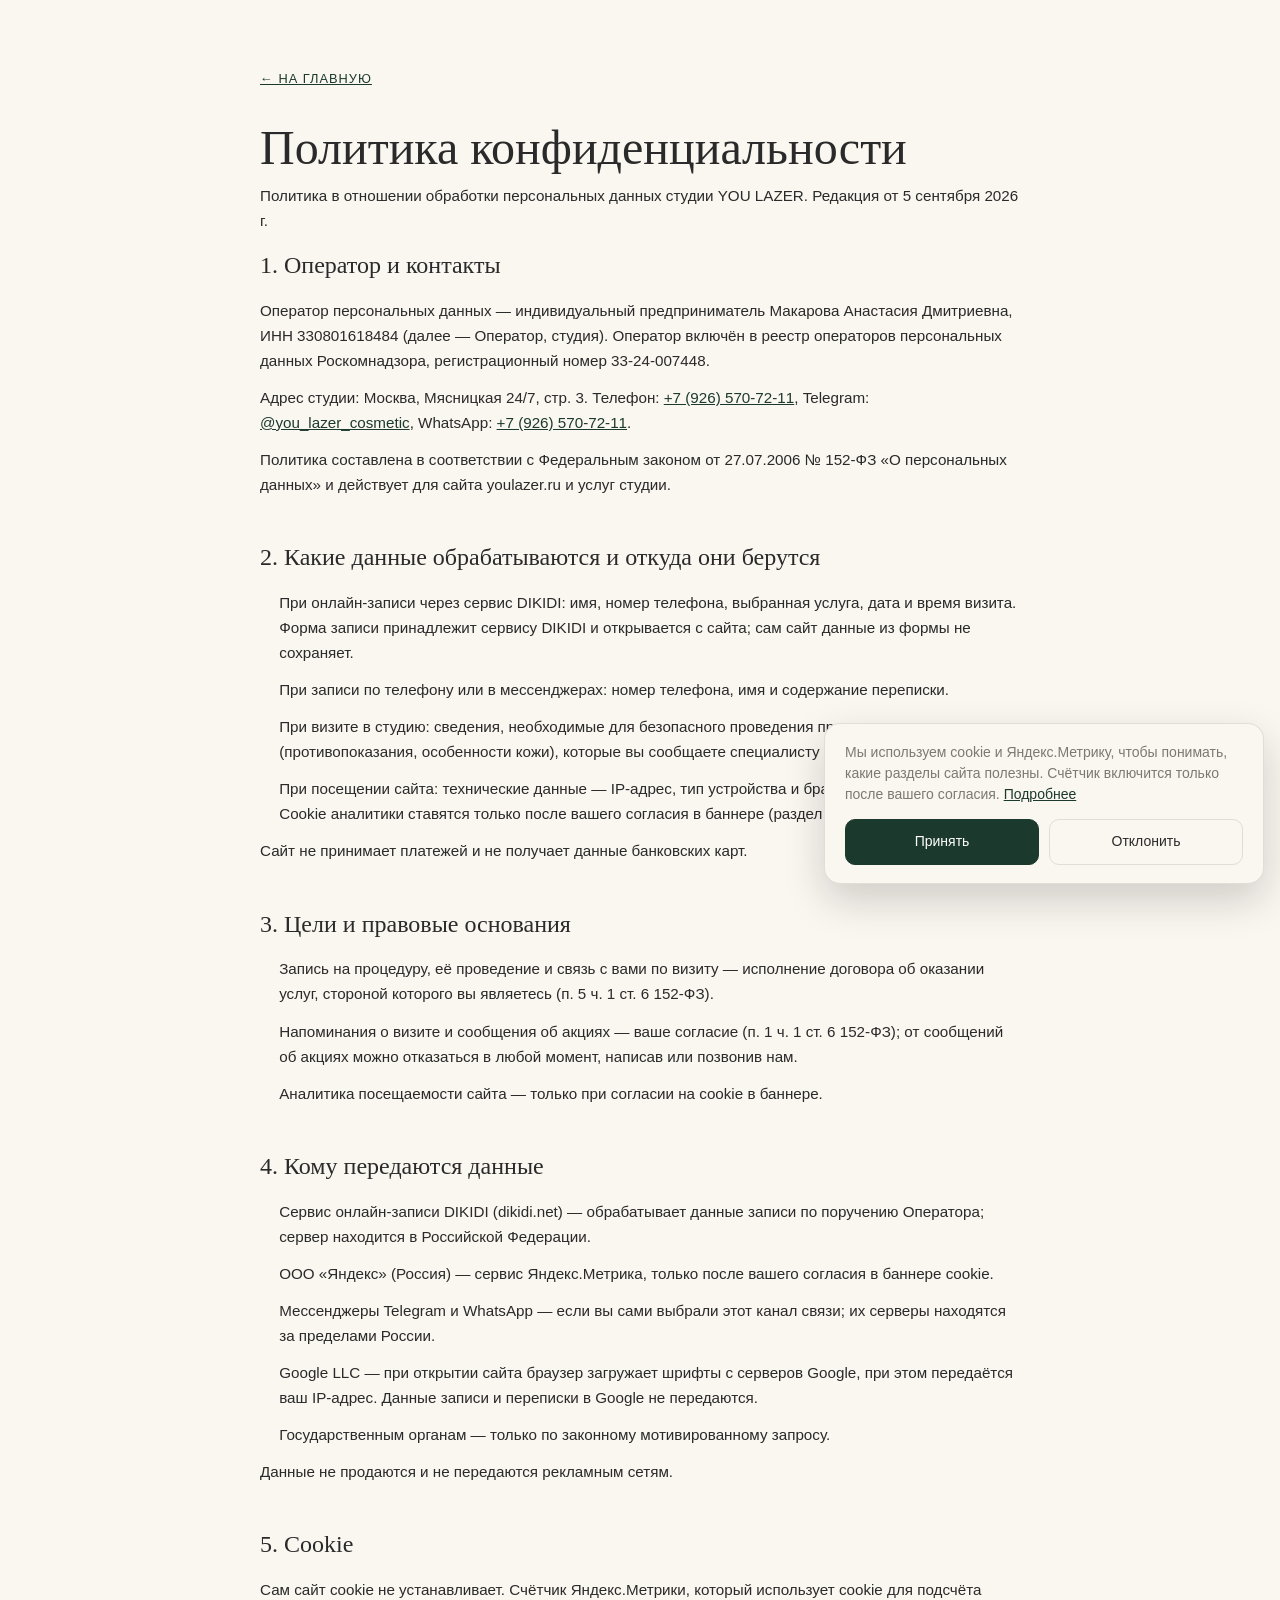
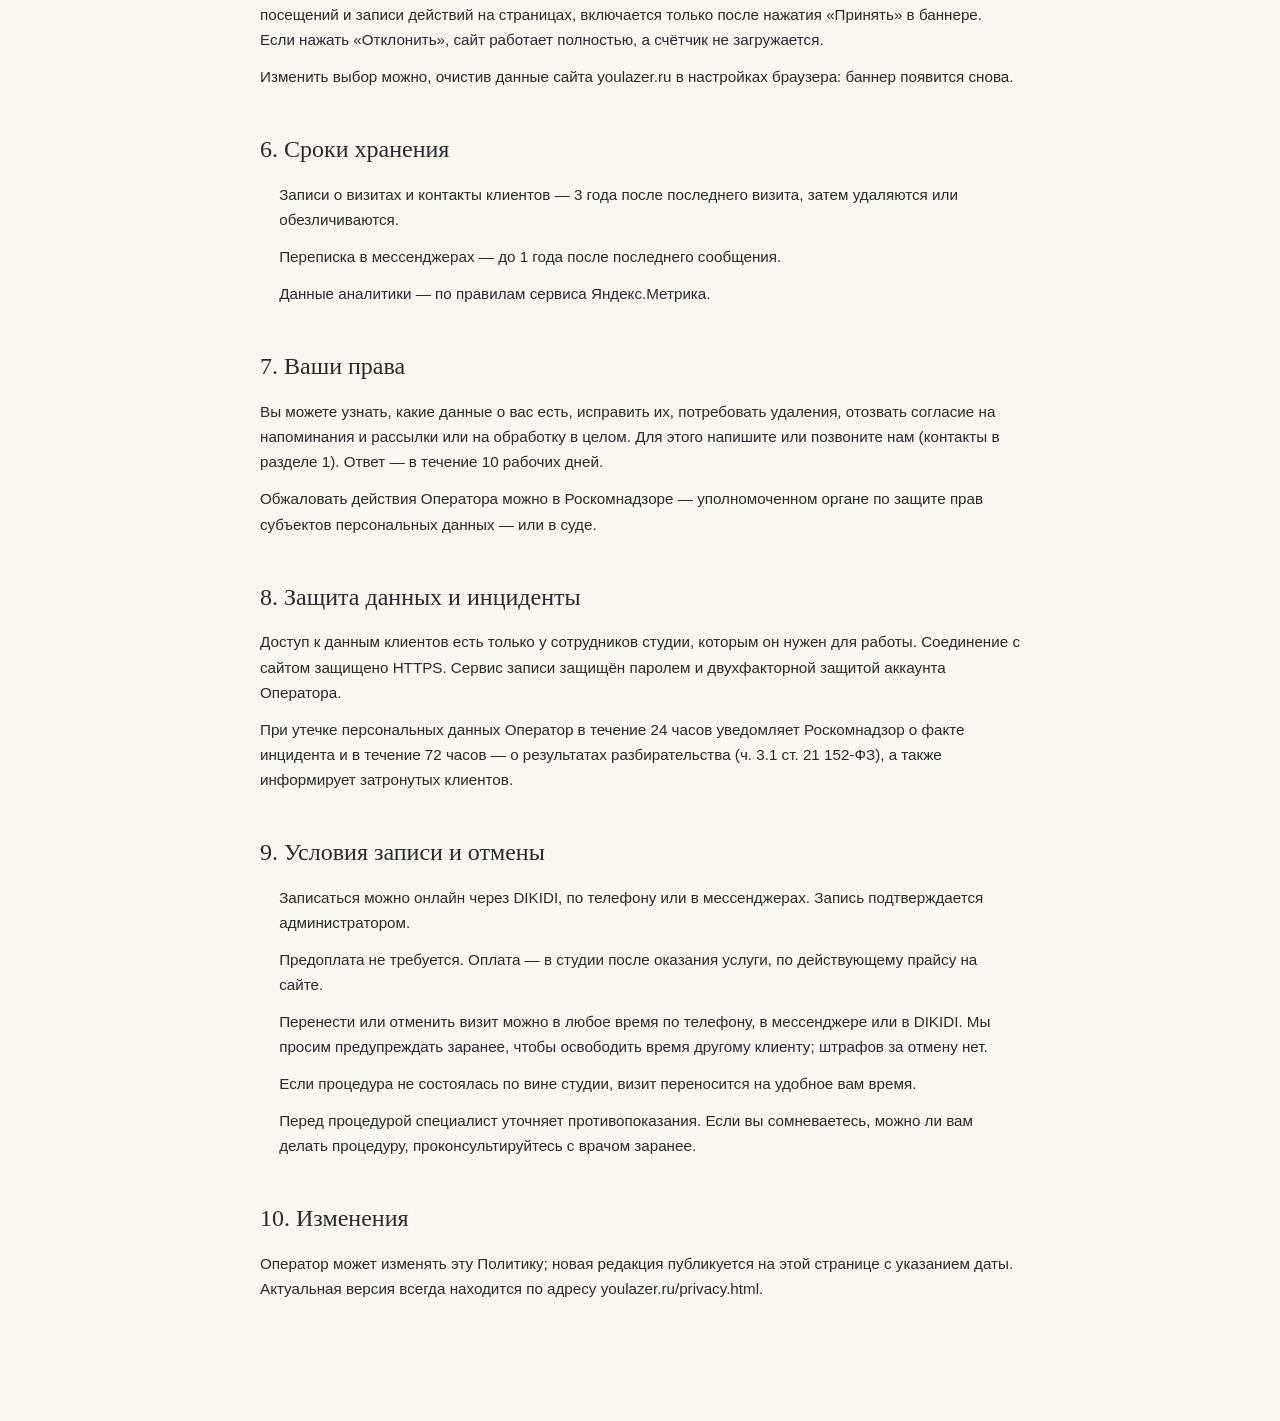
<file: privacy.html>
<!doctype html>
<html lang="ru">
    <head>
        <meta charset="UTF-8" />
        <meta name="viewport" content="width=device-width, initial-scale=1.0" />
        <title>Политика конфиденциальности — YOU LAZER</title>
        <meta
            name="description"
            content="Какие данные обрабатывает студия YOU LAZER при записи и посещении сайта, кому передаёт, как долго хранит и как их удалить."
        />
        <link rel="canonical" href="https://youlazer.ru/privacy.html" />
        <link rel="stylesheet" href="css/style.css" />

        <!-- Yandex.Metrika: счётчик подключается только после «Принять» в cookie-баннере (js/consent.js) -->
        <script type="text/javascript">
            window.loadMetrika = function () {
                if (window.__metrikaLoaded) return;
                window.__metrikaLoaded = true;
                (function(m,e,t,r,i,k,a){m[i]=m[i]||function(){(m[i].a=m[i].a||[]).push(arguments)};
                m[i].l=1*new Date();
                for (var j = 0; j < document.scripts.length; j++) {if (document.scripts[j].src === r) { return; }}
                k=e.createElement(t),a=e.getElementsByTagName(t)[0],k.async=1,k.src=r,a.parentNode.insertBefore(k,a)})
                (window, document,'script','https://mc.yandex.ru/metrika/tag.js?id=108695984', 'ym');

                ym(108695984, 'init', {ssr:true, webvisor:true, clickmap:true, ecommerce:"dataLayer", accurateTrackBounce:true, trackLinks:true});
            };
        </script>
    </head>
    <body>
        <main class="legal">
            <div class="container">
                <div class="legal__inner">
                    <a href="index.html" class="legal__back">← На главную</a>

                    <h1>Политика конфиденциальности</h1>
                    <p class="legal__meta">
                        Политика в отношении обработки персональных данных студии YOU LAZER.
                        Редакция от 5 сентября 2026 г.
                    </p>

                    <section id="operator">
                        <h2>1. Оператор и контакты</h2>
                        <p>
                            Оператор персональных данных — индивидуальный предприниматель
                            Макарова Анастасия Дмитриевна, ИНН 330801618484 (далее — Оператор,
                            студия). Оператор включён в реестр операторов персональных данных
                            Роскомнадзора, регистрационный номер 33-24-007448.
                        </p>
                        <p>
                            Адрес студии: Москва, Мясницкая 24/7, стр. 3. Телефон:
                            <a href="tel:+79265707211">+7 (926) 570-72-11</a>, Telegram:
                            <a href="https://t.me/you_lazer_cosmetic" target="_blank" rel="noopener">@you_lazer_cosmetic</a>,
                            WhatsApp: <a href="https://wa.me/79265707211" target="_blank" rel="noopener">+7 (926) 570-72-11</a>.
                        </p>
                        <p>
                            Политика составлена в соответствии с Федеральным законом от 27.07.2006
                            № 152-ФЗ «О персональных данных» и действует для сайта youlazer.ru и
                            услуг студии.
                        </p>
                    </section>

                    <section id="data">
                        <h2>2. Какие данные обрабатываются и откуда они берутся</h2>
                        <ul>
                            <li>
                                При онлайн-записи через сервис DIKIDI: имя, номер телефона, выбранная
                                услуга, дата и время визита. Форма записи принадлежит сервису DIKIDI и
                                открывается с сайта; сам сайт данные из формы не сохраняет.
                            </li>
                            <li>
                                При записи по телефону или в мессенджерах: номер телефона, имя и
                                содержание переписки.
                            </li>
                            <li>
                                При визите в студию: сведения, необходимые для безопасного проведения
                                процедуры (противопоказания, особенности кожи), которые вы сообщаете
                                специалисту сами.
                            </li>
                            <li>
                                При посещении сайта: технические данные — IP-адрес, тип устройства и
                                браузера, время визита. Cookie аналитики ставятся только после вашего
                                согласия в баннере (раздел 5).
                            </li>
                        </ul>
                        <p>Сайт не принимает платежей и не получает данные банковских карт.</p>
                    </section>

                    <section id="purposes">
                        <h2>3. Цели и правовые основания</h2>
                        <ul>
                            <li>
                                Запись на процедуру, её проведение и связь с вами по визиту —
                                исполнение договора об оказании услуг, стороной которого вы являетесь
                                (п. 5 ч. 1 ст. 6 152-ФЗ).
                            </li>
                            <li>
                                Напоминания о визите и сообщения об акциях — ваше согласие (п. 1 ч. 1
                                ст. 6 152-ФЗ); от сообщений об акциях можно отказаться в любой момент,
                                написав или позвонив нам.
                            </li>
                            <li>
                                Аналитика посещаемости сайта — только при согласии на cookie в баннере.
                            </li>
                        </ul>
                    </section>

                    <section id="transfer">
                        <h2>4. Кому передаются данные</h2>
                        <ul>
                            <li>
                                Сервис онлайн-записи DIKIDI (dikidi.net) — обрабатывает данные записи по
                                поручению Оператора; сервер находится в Российской Федерации.
                            </li>
                            <li>
                                ООО «Яндекс» (Россия) — сервис Яндекс.Метрика, только после вашего
                                согласия в баннере cookie.
                            </li>
                            <li>
                                Мессенджеры Telegram и WhatsApp — если вы сами выбрали этот канал связи;
                                их серверы находятся за пределами России.
                            </li>
                            <li>
                                Google LLC — при открытии сайта браузер загружает шрифты с серверов
                                Google, при этом передаётся ваш IP-адрес. Данные записи и переписки
                                в Google не передаются.
                            </li>
                            <li>Государственным органам — только по законному мотивированному запросу.</li>
                        </ul>
                        <p>Данные не продаются и не передаются рекламным сетям.</p>
                    </section>

                    <section id="cookies">
                        <h2>5. Cookie</h2>
                        <p>
                            Сам сайт cookie не устанавливает. Счётчик Яндекс.Метрики, который
                            использует cookie для подсчёта посещений и записи действий на страницах,
                            включается только после нажатия «Принять» в баннере. Если нажать
                            «Отклонить», сайт работает полностью, а счётчик не загружается.
                        </p>
                        <p>
                            Изменить выбор можно, очистив данные сайта youlazer.ru в настройках
                            браузера: баннер появится снова.
                        </p>
                    </section>

                    <section id="retention">
                        <h2>6. Сроки хранения</h2>
                        <ul>
                            <li>Записи о визитах и контакты клиентов — 3 года после последнего визита, затем удаляются или обезличиваются.</li>
                            <li>Переписка в мессенджерах — до 1 года после последнего сообщения.</li>
                            <li>Данные аналитики — по правилам сервиса Яндекс.Метрика.</li>
                        </ul>
                    </section>

                    <section id="rights">
                        <h2>7. Ваши права</h2>
                        <p>
                            Вы можете узнать, какие данные о вас есть, исправить их, потребовать
                            удаления, отозвать согласие на напоминания и рассылки или на обработку
                            в целом. Для этого напишите или позвоните нам (контакты в разделе 1).
                            Ответ — в течение 10 рабочих дней.
                        </p>
                        <p>
                            Обжаловать действия Оператора можно в Роскомнадзоре — уполномоченном органе
                            по защите прав субъектов персональных данных — или в суде.
                        </p>
                    </section>

                    <section id="security">
                        <h2>8. Защита данных и инциденты</h2>
                        <p>
                            Доступ к данным клиентов есть только у сотрудников студии, которым он нужен
                            для работы. Соединение с сайтом защищено HTTPS. Сервис записи защищён
                            паролем и двухфакторной защитой аккаунта Оператора.
                        </p>
                        <p>
                            При утечке персональных данных Оператор в течение 24 часов уведомляет
                            Роскомнадзор о факте инцидента и в течение 72 часов — о результатах
                            разбирательства (ч. 3.1 ст. 21 152-ФЗ), а также информирует затронутых
                            клиентов.
                        </p>
                    </section>

                    <section id="booking">
                        <h2>9. Условия записи и отмены</h2>
                        <ul>
                            <li>
                                Записаться можно онлайн через DIKIDI, по телефону или в мессенджерах.
                                Запись подтверждается администратором.
                            </li>
                            <li>
                                Предоплата не требуется. Оплата — в студии после оказания услуги,
                                по действующему прайсу на сайте.
                            </li>
                            <li>
                                Перенести или отменить визит можно в любое время по телефону, в
                                мессенджере или в DIKIDI. Мы просим предупреждать заранее, чтобы
                                освободить время другому клиенту; штрафов за отмену нет.
                            </li>
                            <li>
                                Если процедура не состоялась по вине студии, визит переносится на
                                удобное вам время.
                            </li>
                            <li>
                                Перед процедурой специалист уточняет противопоказания. Если вы
                                сомневаетесь, можно ли вам делать процедуру, проконсультируйтесь с
                                врачом заранее.
                            </li>
                        </ul>
                    </section>

                    <section id="changes">
                        <h2>10. Изменения</h2>
                        <p>
                            Оператор может изменять эту Политику; новая редакция публикуется на этой
                            странице с указанием даты. Актуальная версия всегда находится по адресу
                            youlazer.ru/privacy.html.
                        </p>
                    </section>
                </div>
            </div>
        </main>

        <!-- ============ COOKIE CONSENT ============ -->
        <div
            class="cookie-banner"
            id="cookieBanner"
            role="dialog"
            aria-live="polite"
            aria-label="Использование cookie"
            hidden
        >
            <p class="cookie-banner__text">
                Мы используем cookie и Яндекс.Метрику, чтобы понимать, какие
                разделы сайта полезны. Счётчик включится только после вашего
                согласия. <a href="#cookies">Подробнее</a>
            </p>
            <div class="cookie-banner__actions">
                <button
                    type="button"
                    class="cookie-banner__btn cookie-banner__btn--accept"
                    id="cookieAccept"
                >
                    Принять
                </button>
                <button type="button" class="cookie-banner__btn" id="cookieReject">
                    Отклонить
                </button>
            </div>
        </div>

        <script src="js/consent.js"></script>
    </body>
</html>
</file>
<file: css/style.css>
/* ========================================
   YOU LAZER — Luxe Botanical Theme
   ======================================== */

/* ---------- Custom Properties ---------- */
:root {
  /* Brand */
  --primary: #1B3A2D;
  --primary-light: #2A5C45;
  --primary-dark: #0F2419;
  --secondary: #C9A96E;
  --secondary-light: #DFC08A;
  --accent: #D4A0A0;

  /* Neutrals */
  --bg: #FAF6F0;
  --bg-alt: #F0EBE3;
  --dark: #111111;
  --text: #2A2A2A;
  --text-light: #7A7A72;
  --border: rgba(27, 58, 45, 0.12);

  /* Fonts */
  --font-display: 'Cormorant Garamond', 'Georgia', serif;
  --font-body: 'Space Grotesk', 'Helvetica Neue', sans-serif;

  /* Spacing */
  --section-pad: clamp(4rem, 10vw, 8rem);
  --container-pad: clamp(1.25rem, 4vw, 2rem);
  --gap: clamp(1rem, 2vw, 2rem);

  /* Effects */
  --radius: 16px;
  --radius-sm: 8px;
  --radius-xs: 4px;
  --shadow: 0 4px 24px rgba(0,0,0,0.06);
  --shadow-lg: 0 12px 48px rgba(0,0,0,0.1);
  --transition: 0.4s cubic-bezier(0.25, 0.46, 0.45, 0.94);
  --transition-fast: 0.2s ease;
}

/* ---------- Reset ---------- */
*,
*::before,
*::after {
  margin: 0;
  padding: 0;
  box-sizing: border-box;
}

html {
  scroll-behavior: smooth;
  -webkit-text-size-adjust: 100%;
  scroll-padding-top: 80px;
}

html {
  overflow-x: hidden;
}

body {
  font-family: var(--font-body);
  font-size: 16px;
  line-height: 1.7;
  color: var(--text);
  background-color: var(--bg);
  overflow-x: hidden;
  -webkit-font-smoothing: antialiased;
  -moz-osx-font-smoothing: grayscale;
  position: relative;
  width: 100%;
}

img {
  max-width: 100%;
  height: auto;
  display: block;
}

a {
  color: inherit;
  text-decoration: none;
  transition: color var(--transition-fast);
}

button {
  font-family: inherit;
  cursor: pointer;
  border: none;
  background: none;
}

ul { list-style: none; }

::selection {
  background: var(--secondary);
  color: var(--dark);
}

/* Custom scrollbar */
::-webkit-scrollbar {
  width: 8px;
}
::-webkit-scrollbar-track {
  background: var(--bg);
}
::-webkit-scrollbar-thumb {
  background: var(--primary);
  border-radius: 4px;
}
::-webkit-scrollbar-thumb:hover {
  background: var(--primary-light);
}

/* ---------- Layout ---------- */
.container {
  max-width: 1280px;
  margin: 0 auto;
  padding: 0 var(--container-pad);
}

.section {
  padding: var(--section-pad) 0;
}

/* ---------- Typography ---------- */
.section-label {
  display: inline-block;
  font-family: var(--font-body);
  font-size: 0.75rem;
  font-weight: 500;
  letter-spacing: 0.2em;
  text-transform: uppercase;
  color: var(--secondary);
  margin-bottom: 1rem;
  position: relative;
  padding-left: 2rem;
}

.section-label::before {
  content: '';
  position: absolute;
  left: 0;
  top: 50%;
  width: 1.25rem;
  height: 1px;
  background: var(--secondary);
}

.section-title {
  font-family: var(--font-display);
  font-size: clamp(2.5rem, 5vw, 4rem);
  font-weight: 400;
  line-height: 1.1;
  color: var(--primary);
  margin-bottom: 1.5rem;
}

.section-title em {
  font-style: italic;
  color: var(--secondary);
}

/* ---------- Animations ---------- */
[data-animate] {
  opacity: 0;
  transform: translateY(30px);
  transition: opacity 0.8s cubic-bezier(0.25, 0.46, 0.45, 0.94),
              transform 0.8s cubic-bezier(0.25, 0.46, 0.45, 0.94);
}

[data-animate="fade-right"] {
  transform: translateX(-30px);
}

[data-animate="fade-left"] {
  transform: translateX(30px);
}

[data-animate].is-visible {
  opacity: 1;
  transform: translate(0);
}

/* ---------- NAVIGATION ---------- */
.nav {
  position: fixed;
  top: 0;
  left: 0;
  right: 0;
  z-index: 1000;
  padding: 1.25rem 0;
  transition: all var(--transition);
}

.nav.is-scrolled {
  background: rgba(250, 246, 240, 0.95);
  backdrop-filter: blur(20px);
  -webkit-backdrop-filter: blur(20px);
  padding: 0.75rem 0;
  box-shadow: 0 1px 0 var(--border);
}

.nav__inner {
  max-width: 1280px;
  margin: 0 auto;
  padding: 0 var(--container-pad);
  display: flex;
  align-items: center;
  justify-content: space-between;
}

.nav__logo {
  font-family: var(--font-display);
  font-size: 1.5rem;
  font-weight: 600;
  letter-spacing: 0.05em;
  display: flex;
  gap: 0.35rem;
  color: white;
  transition: color var(--transition);
}

.nav.is-scrolled .nav__logo {
  color: var(--primary);
}

.nav__logo-you {
  font-weight: 300;
}

.nav__logo-lazer {
  font-weight: 700;
}

.nav__menu {
  display: none;
  align-items: center;
  gap: 2rem;
}

.nav__link {
  font-size: 0.875rem;
  font-weight: 400;
  letter-spacing: 0.02em;
  color: rgba(255,255,255,0.8);
  position: relative;
  transition: color var(--transition-fast);
}

.nav.is-scrolled .nav__link {
  color: var(--text);
}

.nav__link::after {
  content: '';
  position: absolute;
  bottom: -4px;
  left: 0;
  width: 0;
  height: 1px;
  background: var(--secondary);
  transition: width var(--transition);
}

.nav__link:hover::after {
  width: 100%;
}

.nav__cta {
  background: var(--secondary);
  color: var(--dark) !important;
  padding: 0.5rem 1.25rem;
  border-radius: 100px;
  font-weight: 500;
  transition: all var(--transition-fast);
}

.nav__cta::after { display: none; }

.nav__cta:hover {
  background: var(--secondary-light);
  transform: translateY(-1px);
}

.nav__toggle {
  display: flex;
  flex-direction: column;
  gap: 5px;
  padding: 4px;
  z-index: 1001;
}

.nav__toggle span {
  display: block;
  width: 24px;
  height: 2px;
  background: white;
  transition: all var(--transition);
  border-radius: 2px;
}

.nav.is-scrolled .nav__toggle span {
  background: var(--primary);
}

.nav__toggle.is-active span:nth-child(1) {
  transform: rotate(45deg) translate(5px, 5px);
}

.nav__toggle.is-active span:nth-child(2) {
  opacity: 0;
}

.nav__toggle.is-active span:nth-child(3) {
  transform: rotate(-45deg) translate(5px, -5px);
}

/* ---------- MOBILE MENU ---------- */
.mobile-menu {
  position: fixed;
  inset: 0;
  z-index: 999;
  background: var(--primary);
  display: flex;
  align-items: center;
  justify-content: center;
  opacity: 0;
  visibility: hidden;
  transition: all 0.5s cubic-bezier(0.25, 0.46, 0.45, 0.94);
}

.mobile-menu.is-open {
  opacity: 1;
  visibility: visible;
}

.mobile-menu__content {
  text-align: center;
}

.mobile-menu__nav {
  display: flex;
  flex-direction: column;
  gap: 1.5rem;
}

.mobile-menu__link {
  font-family: var(--font-display);
  font-size: 2rem;
  font-weight: 400;
  color: rgba(255,255,255,0.9);
  transition: color var(--transition-fast);
  transform: translateY(20px);
  opacity: 0;
  transition: all 0.4s ease;
}

.mobile-menu.is-open .mobile-menu__link {
  transform: translateY(0);
  opacity: 1;
}

.mobile-menu.is-open .mobile-menu__link:nth-child(1) { transition-delay: 0.1s; }
.mobile-menu.is-open .mobile-menu__link:nth-child(2) { transition-delay: 0.15s; }
.mobile-menu.is-open .mobile-menu__link:nth-child(3) { transition-delay: 0.2s; }
.mobile-menu.is-open .mobile-menu__link:nth-child(4) { transition-delay: 0.25s; }
.mobile-menu.is-open .mobile-menu__link:nth-child(5) { transition-delay: 0.3s; }

.mobile-menu__link:hover {
  color: var(--secondary);
}

.mobile-menu__cta {
  color: var(--secondary) !important;
  border-bottom: 1px solid var(--secondary);
  padding-bottom: 0.25rem;
}

.mobile-menu__footer {
  margin-top: 3rem;
  display: flex;
  gap: 1.5rem;
  justify-content: center;
}

.mobile-menu__footer a {
  font-size: 0.875rem;
  color: rgba(255,255,255,0.5);
  letter-spacing: 0.05em;
  transition: color var(--transition-fast);
}

.mobile-menu__footer a:hover {
  color: var(--secondary);
}

/* ---------- HERO ---------- */
.hero {
  position: relative;
  height: 100vh;
  height: 100dvh;
  min-height: 600px;
  display: flex;
  align-items: center;
  justify-content: center;
  overflow: hidden;
}

.hero__bg {
  position: absolute;
  inset: 0;
  z-index: -1;
}

.hero__bg-img {
  width: 100%;
  height: 100%;
  object-fit: cover;
  object-position: center 20%;
  transform: scale(1.05);
  animation: heroZoom 20s ease-in-out infinite alternate;
}

@keyframes heroZoom {
  0% { transform: scale(1.05); }
  100% { transform: scale(1.12); }
}

.hero__overlay {
  position: absolute;
  inset: 0;
  background: linear-gradient(
    180deg,
    rgba(15, 36, 25, 0.65) 0%,
    rgba(15, 36, 25, 0.45) 40%,
    rgba(15, 36, 25, 0.7) 100%
  );
}

.hero__content {
  text-align: center;
  color: white;
  padding: 0 var(--container-pad);
  position: relative;
  z-index: 1;
}

.hero__badge {
  display: inline-block;
  font-size: 0.7rem;
  font-weight: 500;
  letter-spacing: 0.3em;
  text-transform: uppercase;
  color: var(--secondary-light);
  border: 1px solid rgba(201, 169, 110, 0.3);
  padding: 0.5rem 1.5rem;
  border-radius: 100px;
  margin-bottom: 2rem;
}

.hero__title {
  font-family: var(--font-display);
  font-size: clamp(3.5rem, 12vw, 9rem);
  font-weight: 300;
  line-height: 0.9;
  letter-spacing: 0.05em;
  margin-bottom: 1rem;
}

.hero__title-you {
  font-weight: 300;
  display: block;
  font-size: 0.6em;
  letter-spacing: 0.3em;
  color: rgba(255,255,255,0.7);
}

.hero__title-lazer {
  font-weight: 700;
  display: block;
}

.hero__tagline {
  font-family: var(--font-display);
  font-size: clamp(1.25rem, 3vw, 1.75rem);
  font-style: italic;
  font-weight: 400;
  color: var(--secondary-light);
  margin-bottom: 1.5rem;
  letter-spacing: 0.05em;
}

.hero__services {
  display: flex;
  align-items: center;
  justify-content: center;
  gap: 0.75rem;
  font-size: 0.8rem;
  letter-spacing: 0.1em;
  text-transform: uppercase;
  color: rgba(255,255,255,0.6);
  margin-bottom: 2.5rem;
  flex-wrap: wrap;
}

.hero__dot {
  width: 4px;
  height: 4px;
  border-radius: 50%;
  background: var(--secondary);
  display: inline-block;
}

.hero__cta {
  display: inline-flex;
  align-items: center;
  gap: 0.75rem;
  background: var(--secondary);
  color: var(--dark);
  padding: 1rem 2.5rem;
  border-radius: 100px;
  font-weight: 500;
  font-size: 0.95rem;
  letter-spacing: 0.02em;
  transition: all var(--transition);
}

.hero__cta:hover {
  background: var(--secondary-light);
  transform: translateY(-2px);
  box-shadow: 0 8px 32px rgba(201, 169, 110, 0.3);
}

.hero__cta svg {
  transition: transform var(--transition);
}

.hero__cta:hover svg {
  transform: translateX(4px);
}

.hero__scroll {
  position: absolute;
  bottom: 2rem;
  left: 50%;
  transform: translateX(-50%);
  display: flex;
  flex-direction: column;
  align-items: center;
  gap: 0.75rem;
  color: rgba(255,255,255,0.4);
  font-size: 0.65rem;
  letter-spacing: 0.2em;
  text-transform: uppercase;
}

.hero__scroll-line {
  width: 1px;
  height: 40px;
  background: linear-gradient(to bottom, var(--secondary), transparent);
  animation: scrollLine 2s ease-in-out infinite;
}

@keyframes scrollLine {
  0%, 100% { opacity: 0.3; transform: scaleY(0.5); }
  50% { opacity: 1; transform: scaleY(1); }
}

/* Corner decorations */
.hero__corner {
  position: absolute;
  width: 60px;
  height: 60px;
  z-index: 1;
}

.hero__corner--tl {
  top: 100px;
  left: var(--container-pad);
  border-top: 1px solid rgba(201, 169, 110, 0.3);
  border-left: 1px solid rgba(201, 169, 110, 0.3);
}

.hero__corner--br {
  bottom: 80px;
  right: var(--container-pad);
  border-bottom: 1px solid rgba(201, 169, 110, 0.3);
  border-right: 1px solid rgba(201, 169, 110, 0.3);
}

/* Global overflow protection */
.container,
.section,
.nav__inner,
.hero__content,
.stats__grid,
.pricing__combos,
.pricing__table {
  max-width: 100%;
  box-sizing: border-box;
}

img, video, iframe {
  max-width: 100%;
}

.hero__services,
.hero__trust,
.reviews__stat-badges,
.stats__grid {
  overflow-x: hidden;
}

/* ---------- ABOUT ---------- */
.about__grid {
  display: grid;
  grid-template-columns: 1fr;
  gap: var(--gap);
  align-items: center;
}

.about__desc {
  font-size: 1.05rem;
  color: var(--text-light);
  margin-bottom: 1rem;
  max-width: 520px;
}

.about__features {
  display: flex;
  flex-direction: column;
  gap: 1.25rem;
  margin-top: 2rem;
}

.about__feature {
  display: flex;
  align-items: center;
  gap: 1rem;
}

.about__feature-icon {
  width: 48px;
  height: 48px;
  display: flex;
  align-items: center;
  justify-content: center;
  border-radius: 50%;
  background: rgba(27, 58, 45, 0.06);
  color: var(--primary);
  flex-shrink: 0;
}

.about__feature strong {
  display: block;
  font-size: 0.95rem;
  color: var(--text);
}

.about__feature span {
  font-size: 0.8rem;
  color: var(--text-light);
}

.about__images {
  position: relative;
  min-height: 400px;
}

.about__img {
  border-radius: var(--radius);
  overflow: hidden;
}

.about__img img {
  width: 100%;
  height: 100%;
  object-fit: cover;
  transition: transform 0.8s ease;
}

.about__img:hover img {
  transform: scale(1.03);
}

.about__img--main {
  width: 100%;
  height: 400px;
  box-shadow: var(--shadow-lg);
}

.about__img--accent {
  position: absolute;
  bottom: -2rem;
  right: 0;
  width: 45%;
  height: 200px;
  border: 4px solid var(--bg);
  box-shadow: var(--shadow);
  z-index: 1;
}

.about__decor {
  position: absolute;
  top: -1rem;
  left: 0;
  width: 100px;
  height: 100px;
  border: 1px solid var(--secondary);
  border-radius: var(--radius);
  opacity: 0.3;
  z-index: -1;
}

/* ---------- SERVICES ---------- */
.services {
  background: var(--bg-alt);
}

.services__header {
  text-align: center;
  margin-bottom: 3rem;
}

.services__subtitle {
  font-size: 1.05rem;
  color: var(--text-light);
  max-width: 500px;
  margin: 0 auto;
}

.services__grid {
  display: grid;
  grid-template-columns: 1fr;
  gap: var(--gap);
}

.service-card {
  background: var(--bg);
  border-radius: var(--radius);
  padding: 2.5rem 2rem;
  position: relative;
  overflow: hidden;
  transition: all var(--transition);
  border: 1px solid transparent;
  display: flex;
  flex-direction: column;
}

.service-card::before {
  content: '';
  position: absolute;
  top: 0;
  left: 0;
  right: 0;
  height: 3px;
  background: linear-gradient(90deg, var(--secondary), var(--primary-light));
  transform: scaleX(0);
  transform-origin: left;
  transition: transform var(--transition);
}

.service-card:hover {
  transform: translateY(-4px);
  box-shadow: var(--shadow-lg);
  border-color: var(--border);
}

.service-card:hover::before {
  transform: scaleX(1);
}

.service-card__icon {
  color: var(--primary);
  margin-bottom: 1.5rem;
}

.service-card__number {
  position: absolute;
  top: 2rem;
  right: 2rem;
  font-family: var(--font-display);
  font-size: 3rem;
  font-weight: 300;
  color: var(--primary);
  opacity: 0.06;
  line-height: 1;
}

.service-card__title {
  font-family: var(--font-display);
  font-size: 1.75rem;
  font-weight: 500;
  color: var(--primary);
  margin-bottom: 1rem;
  line-height: 1.2;
}

.service-card__desc {
  font-size: 0.95rem;
  color: var(--text-light);
  margin-bottom: 1.25rem;
  line-height: 1.7;
}

.service-card__zones {
  display: flex;
  flex-wrap: wrap;
  gap: 0.5rem;
  margin-bottom: 1.5rem;
}

.service-card__zones li {
  font-size: 0.75rem;
  font-weight: 500;
  letter-spacing: 0.02em;
  padding: 0.3rem 0.75rem;
  border-radius: 100px;
  background: rgba(27, 58, 45, 0.06);
  color: var(--primary);
  transition: all var(--transition-fast);
}

.service-card:hover .service-card__zones li {
  background: rgba(27, 58, 45, 0.1);
}

.service-card__link {
  display: inline-flex;
  align-items: center;
  gap: 0.5rem;
  font-size: 0.875rem;
  font-weight: 500;
  color: var(--secondary);
  transition: all var(--transition-fast);
  margin-top: auto;
}

.service-card__link:hover {
  gap: 0.75rem;
  color: var(--primary);
}

/* ---------- GALLERY ---------- */
.gallery__header {
  text-align: center;
  margin-bottom: 3rem;
}

.gallery__grid {
  display: grid;
  grid-template-columns: repeat(2, 1fr);
  grid-auto-rows: 200px;
  gap: 0.75rem;
}

.gallery__item {
  position: relative;
  border-radius: var(--radius-sm);
  overflow: hidden;
  cursor: pointer;
}

.gallery__item--tall {
  grid-row: span 2;
}

.gallery__item--wide {
  grid-column: span 2;
}

.gallery__item img {
  width: 100%;
  height: 100%;
  object-fit: cover;
  transition: transform 0.8s cubic-bezier(0.25, 0.46, 0.45, 0.94);
}

.gallery__item:hover img {
  transform: scale(1.08);
}

.gallery__item-overlay {
  position: absolute;
  inset: 0;
  background: linear-gradient(to top, rgba(15, 36, 25, 0.6), transparent 50%);
  display: flex;
  align-items: flex-end;
  padding: 1.25rem;
  opacity: 0;
  transition: opacity var(--transition);
}

.gallery__item:hover .gallery__item-overlay {
  opacity: 1;
}

.gallery__item-overlay span {
  color: white;
  font-size: 0.85rem;
  font-weight: 500;
  letter-spacing: 0.02em;
}

/* ---------- STATS ---------- */
.stats {
  background: var(--primary);
  padding: 3.5rem 0;
}

.stats__grid {
  display: flex;
  align-items: center;
  justify-content: center;
  gap: 2rem;
  flex-wrap: wrap;
}

.stats__item {
  text-align: center;
  min-width: 100px;
}

.stats__number {
  display: block;
  font-family: var(--font-display);
  font-size: clamp(2rem, 4vw, 2.75rem);
  font-weight: 600;
  color: var(--secondary);
  line-height: 1;
  margin-bottom: 0.25rem;
}

.stats__label {
  font-size: 0.75rem;
  color: rgba(255,255,255,0.5);
  letter-spacing: 0.05em;
  text-transform: uppercase;
}

.stats__divider {
  width: 1px;
  height: 40px;
  background: rgba(255,255,255,0.15);
  display: none;
}

/* ---------- LOCATION ---------- */
.location__grid {
  display: grid;
  grid-template-columns: 1fr;
  gap: var(--gap);
}

.location__block {
  display: flex;
  gap: 1rem;
  margin-bottom: 1.75rem;
}

.location__icon {
  width: 44px;
  height: 44px;
  display: flex;
  align-items: center;
  justify-content: center;
  border-radius: 50%;
  background: rgba(27, 58, 45, 0.06);
  color: var(--primary);
  flex-shrink: 0;
}

.location__block strong {
  display: block;
  font-size: 0.95rem;
  margin-bottom: 0.25rem;
  color: var(--text);
}

.location__block p {
  font-size: 0.9rem;
  color: var(--text-light);
  line-height: 1.5;
}

.location__note {
  font-size: 0.8rem !important;
  font-style: italic;
  color: var(--secondary) !important;
}

.location__metro-list {
  display: flex;
  flex-direction: column;
  gap: 0.5rem;
}

.location__metro {
  display: flex;
  align-items: center;
  gap: 0.5rem;
  font-size: 0.9rem;
  color: var(--text-light);
}

.location__metro-dot {
  width: 8px;
  height: 8px;
  border-radius: 50%;
  flex-shrink: 0;
}

.location__map-link {
  display: inline-flex;
  align-items: center;
  gap: 0.5rem;
  font-size: 0.875rem;
  font-weight: 500;
  color: var(--primary);
  padding: 0.75rem 1.5rem;
  border: 1px solid var(--border);
  border-radius: 100px;
  transition: all var(--transition);
  margin-top: 0.5rem;
}

.location__map-link:hover {
  background: var(--primary);
  color: white;
  border-color: var(--primary);
}

.location__map-wrap {
  border-radius: var(--radius);
  overflow: hidden;
  box-shadow: var(--shadow);
}

.location__map {
  width: 100%;
  height: 350px;
  background: var(--bg-alt);
}

.location__map iframe {
  width: 100%;
  height: 100%;
  border: 0;
  display: block;
}

/* ---------- CONTACT ---------- */
.contact {
  background: var(--bg-alt);
}

.contact__header {
  text-align: center;
  margin-bottom: 3rem;
}

.contact__subtitle {
  font-size: 1.05rem;
  color: var(--text-light);
  max-width: 500px;
  margin: 0 auto;
}

.contact__grid {
  display: grid;
  grid-template-columns: 1fr;
  gap: 1rem;
  max-width: 640px;
  margin: 0 auto;
}

.contact-card {
  display: flex;
  align-items: center;
  gap: 1rem;
  background: var(--bg);
  padding: 1.25rem 1.5rem;
  border-radius: var(--radius);
  border: 1px solid var(--border);
  transition: all var(--transition);
}

.contact-card:hover {
  transform: translateY(-2px);
  box-shadow: var(--shadow);
  border-color: transparent;
}

.contact-card__icon {
  width: 52px;
  height: 52px;
  display: flex;
  align-items: center;
  justify-content: center;
  border-radius: 12px;
  flex-shrink: 0;
}

.contact-card--wa .contact-card__icon {
  background: #25D366;
  color: white;
}

.contact-card--wa:hover {
  border-color: #25D366;
}

.contact-card--tg .contact-card__icon {
  background: #0088cc;
  color: white;
}

.contact-card--tg:hover {
  border-color: #0088cc;
}

.contact-card--ig .contact-card__icon {
  background: linear-gradient(135deg, #833AB4, #FD1D1D, #F77737);
  color: white;
}

.contact-card--ig:hover {
  border-color: #833AB4;
}

.contact-card--phone .contact-card__icon {
  background: var(--primary);
  color: white;
}

.contact-card--phone:hover {
  border-color: var(--primary);
}

.contact-card__info {
  flex: 1;
}

.contact-card__info strong {
  display: block;
  font-size: 1rem;
  color: var(--text);
}

.contact-card__info span {
  font-size: 0.8rem;
  color: var(--text-light);
}

.contact-card__arrow {
  color: var(--text-light);
  transition: all var(--transition-fast);
  flex-shrink: 0;
}

.contact-card:hover .contact-card__arrow {
  color: var(--text);
  transform: translateX(4px);
}

/* ---------- FOOTER ---------- */
.footer {
  background: var(--dark);
  color: rgba(255,255,255,0.6);
  padding: 4rem 0 2rem;
}

.footer__grid {
  display: grid;
  grid-template-columns: 1fr 1fr;
  gap: 2rem;
  margin-bottom: 3rem;
}

.footer__brand {
  grid-column: span 2;
  margin-bottom: 1rem;
}

.footer__logo {
  font-family: var(--font-display);
  font-size: 1.5rem;
  font-weight: 600;
  color: white;
  display: flex;
  gap: 0.35rem;
  margin-bottom: 0.5rem;
}

.footer__logo-you { font-weight: 300; }
.footer__logo-lazer { font-weight: 700; }

.footer__tagline {
  font-family: var(--font-display);
  font-style: italic;
  color: var(--secondary);
  font-size: 0.95rem;
}

.footer__links h4 {
  font-size: 0.7rem;
  font-weight: 600;
  letter-spacing: 0.15em;
  text-transform: uppercase;
  color: rgba(255,255,255,0.3);
  margin-bottom: 1rem;
}

.footer__links a {
  display: block;
  font-size: 0.875rem;
  color: rgba(255,255,255,0.5);
  padding: 0.3rem 0;
  transition: color var(--transition-fast);
}

.footer__links a:hover {
  color: var(--secondary);
}

.footer__bottom {
  border-top: 1px solid rgba(255,255,255,0.08);
  padding-top: 1.5rem;
  display: flex;
  flex-direction: column;
  gap: 0.25rem;
  font-size: 0.75rem;
  color: rgba(255,255,255,0.3);
}

.footer__credit {
  margin-top: 1rem;
  font-size: 0.75rem;
  letter-spacing: 0.12em;
  text-transform: lowercase;
  color: rgba(255,255,255,0.4);
}

.footer__credit a {
  color: var(--secondary);
  opacity: 0.7;
  text-decoration: none;
  border-bottom: 1px solid rgba(201,169,110,0.3);
  padding-bottom: 1px;
  transition: opacity var(--transition-fast), border-color var(--transition-fast);
}

.footer__credit a:hover {
  opacity: 1;
  border-color: var(--secondary);
}

/* ---------- FLOATING WHATSAPP ---------- */
.floating-wa {
  position: fixed;
  bottom: 1.5rem;
  right: 1.5rem;
  width: 56px;
  height: 56px;
  background: #25D366;
  border-radius: 50%;
  display: flex;
  align-items: center;
  justify-content: center;
  z-index: 900;
  box-shadow: 0 4px 16px rgba(37, 211, 102, 0.3);
  transition: all var(--transition);
  animation: waPulse 3s ease-in-out infinite;
}

.floating-wa:hover {
  transform: scale(1.1);
  box-shadow: 0 6px 24px rgba(37, 211, 102, 0.4);
}

@keyframes waPulse {
  0%, 100% { box-shadow: 0 4px 16px rgba(37, 211, 102, 0.3); }
  50% { box-shadow: 0 4px 24px rgba(37, 211, 102, 0.5), 0 0 0 8px rgba(37, 211, 102, 0.1); }
}

/* ---------- LIGHTBOX ---------- */
.lightbox {
  position: fixed;
  inset: 0;
  z-index: 2000;
  background: rgba(0,0,0,0.92);
  display: flex;
  align-items: center;
  justify-content: center;
  opacity: 0;
  visibility: hidden;
  transition: all 0.3s ease;
  backdrop-filter: blur(10px);
}

.lightbox.is-open {
  opacity: 1;
  visibility: visible;
}

.lightbox__content {
  max-width: 90vw;
  max-height: 85vh;
}

.lightbox__img {
  max-width: 100%;
  max-height: 85vh;
  object-fit: contain;
  border-radius: var(--radius-sm);
  transform: scale(0.9);
  transition: transform 0.3s ease;
}

.lightbox.is-open .lightbox__img {
  transform: scale(1);
}

.lightbox__close {
  position: absolute;
  top: 1rem;
  right: 1.5rem;
  font-size: 2.5rem;
  color: white;
  opacity: 0.6;
  transition: opacity var(--transition-fast);
  z-index: 1;
  line-height: 1;
}

.lightbox__close:hover { opacity: 1; }

.lightbox__prev,
.lightbox__next {
  position: absolute;
  top: 50%;
  transform: translateY(-50%);
  font-size: 2.5rem;
  color: white;
  opacity: 0.4;
  transition: opacity var(--transition-fast);
  padding: 1rem;
  z-index: 1;
}

.lightbox__prev { left: 0.5rem; }
.lightbox__next { right: 0.5rem; }

.lightbox__prev:hover,
.lightbox__next:hover { opacity: 1; }

/* ============================================
   RESPONSIVE — Tablet (768px+)
   ============================================ */
@media (min-width: 768px) {
  .nav__menu {
    display: flex;
  }

  .nav__toggle {
    display: none;
  }

  .about__grid {
    grid-template-columns: 1fr 1fr;
    gap: 4rem;
  }

  .about__images {
    min-height: 500px;
  }

  .about__img--main {
    height: 500px;
  }

  .about__img--accent {
    width: 50%;
    height: 240px;
    bottom: -2rem;
    right: 0;
  }

  .services__grid {
    grid-template-columns: repeat(3, 1fr);
  }

  .gallery__grid {
    grid-template-columns: repeat(3, 1fr);
    grid-auto-rows: 220px;
    gap: 1rem;
  }

  .stats__grid {
    flex-wrap: nowrap;
    gap: 3rem;
  }

  .stats__divider {
    display: block;
  }

  .location__grid {
    grid-template-columns: 1fr 1fr;
    gap: 4rem;
    align-items: start;
  }

  .location__map {
    height: 450px;
  }

  .contact__grid {
    grid-template-columns: repeat(2, 1fr);
  }

  .footer__grid {
    grid-template-columns: 2fr 1fr 1fr 1fr;
  }

  .footer__brand {
    grid-column: auto;
  }

  .footer__bottom {
    flex-direction: row;
    justify-content: space-between;
  }

  .hero__corner {
    width: 80px;
    height: 80px;
  }
}

/* ============================================
   RESPONSIVE — Desktop (1024px+)
   ============================================ */
@media (min-width: 1024px) {
  .services__grid {
    gap: 1.5rem;
  }

  .service-card {
    padding: 3rem 2.5rem;
  }

  .gallery__grid {
    gap: 1.25rem;
  }

  .hero__corner {
    width: 100px;
    height: 100px;
  }
}

/* ============================================
   RESPONSIVE — Large (1440px+)
   ============================================ */
@media (min-width: 1440px) {
  .container {
    max-width: 1400px;
  }
}

/* ---------- HERO TRUST BAR ---------- */
.hero__cta-group {
  display: flex;
  gap: 1rem;
  justify-content: center;
  flex-wrap: wrap;
  margin-bottom: 2rem;
}

.hero__cta--outline {
  background: transparent;
  border: 1px solid rgba(201, 169, 110, 0.5);
  color: var(--secondary-light);
}

.hero__cta--outline:hover {
  background: rgba(201, 169, 110, 0.15);
  border-color: var(--secondary);
  box-shadow: none;
}

.hero__trust {
  display: flex;
  align-items: center;
  justify-content: center;
  gap: 1.5rem;
  flex-wrap: wrap;
  font-size: 0.75rem;
  color: rgba(255,255,255,0.5);
  letter-spacing: 0.05em;
}

.hero__trust-item {
  display: flex;
  align-items: center;
  gap: 0.35rem;
}

/* ---------- SERVICE CARD BADGE ---------- */
.service-card__badge {
  display: inline-block;
  font-size: 0.8rem;
  font-weight: 600;
  color: var(--secondary);
  background: rgba(201, 169, 110, 0.1);
  padding: 0.25rem 0.75rem;
  border-radius: 100px;
  margin-bottom: 1rem;
}

/* ---------- EXTRA SERVICES ---------- */
.services__extra {
  margin-top: 3rem;
  padding-top: 3rem;
  border-top: 1px solid var(--border);
}

.services__extra-title {
  font-family: var(--font-display);
  font-size: 1.5rem;
  font-weight: 500;
  color: var(--primary);
  margin-bottom: 1.5rem;
  text-align: center;
}

.services__extra-grid {
  display: grid;
  grid-template-columns: repeat(2, 1fr);
  gap: 1rem;
}

.extra-service {
  display: flex;
  justify-content: space-between;
  align-items: center;
  padding: 1rem 1.25rem;
  background: var(--bg);
  border-radius: var(--radius-sm);
  border: 1px solid var(--border);
  transition: all var(--transition-fast);
}

.extra-service:hover {
  border-color: var(--secondary);
}

.extra-service__name {
  font-weight: 500;
  font-size: 0.9rem;
  color: var(--text);
}

.extra-service__desc {
  font-size: 0.75rem;
  color: var(--text-light);
}

.extra-service__price {
  font-size: 0.85rem;
  font-weight: 600;
  color: var(--secondary);
  white-space: nowrap;
}

@media (max-width: 767px) {
  .services__extra-grid {
    grid-template-columns: 1fr;
  }
  .extra-service {
    flex-direction: column;
    align-items: flex-start;
    gap: 0.25rem;
  }
  .gallery__item:last-child {
    grid-column: span 2;
    aspect-ratio: 16/9;
  }
}

/* ---------- PRICING ---------- */
.pricing {
  background: var(--bg-alt);
}

.pricing__header {
  text-align: center;
  margin-bottom: 3rem;
}

.pricing__subtitle {
  font-size: 1.05rem;
  color: var(--text-light);
}

.pricing__combos {
  background: var(--bg);
  border-radius: var(--radius);
  padding: 2rem;
  margin-bottom: 2rem;
  box-shadow: var(--shadow);
}

.pricing__combos-header {
  display: flex;
  justify-content: space-between;
  align-items: baseline;
  margin-bottom: 1.5rem;
  flex-wrap: wrap;
  gap: 0.5rem;
}

.pricing__combos-header h3 {
  font-family: var(--font-display);
  font-size: 1.5rem;
  font-weight: 500;
  color: var(--primary);
}

.pricing__combos-note {
  font-size: 0.75rem;
  color: var(--text-light);
  letter-spacing: 0.02em;
}

.pricing__table {
  display: flex;
  flex-direction: column;
}

.pricing__row {
  display: flex;
  align-items: baseline;
  padding: 0.875rem 0;
  border-bottom: 1px solid var(--border);
  gap: 0.5rem;
}

.pricing__row:last-child {
  border-bottom: none;
}

.pricing__service {
  font-size: 0.9rem;
  color: var(--text);
  flex-shrink: 0;
}

.pricing__gift {
  display: inline-block;
  font-size: 0.7rem;
  color: var(--secondary);
  margin-left: 0.5rem;
  font-weight: 500;
}

.pricing__dots {
  flex: 1;
  border-bottom: 1px dotted var(--border);
  min-width: 20px;
  margin-bottom: 4px;
}

.pricing__price {
  font-weight: 600;
  color: var(--primary);
  white-space: nowrap;
  font-size: 0.95rem;
}

.pricing__row--featured {
  background: linear-gradient(135deg, rgba(27, 58, 45, 0.06), rgba(201, 169, 110, 0.08));
  margin: 0.5rem 0 0;
  padding: 1rem;
  border-radius: var(--radius-sm);
  border-bottom: none;
}

.pricing__row--featured .pricing__service {
  font-weight: 600;
  color: var(--primary);
}

.pricing__row--featured .pricing__price {
  font-size: 1.1rem;
  color: var(--secondary);
}

/* Pricing cards */
.pricing__other {
  display: grid;
  grid-template-columns: 1fr;
  gap: 1.5rem;
  margin-bottom: 2rem;
}

.pricing__card {
  background: var(--bg);
  border-radius: var(--radius);
  padding: 2rem;
  box-shadow: var(--shadow);
}

.pricing__card h4 {
  font-family: var(--font-display);
  font-size: 1.35rem;
  font-weight: 500;
  color: var(--primary);
  margin-bottom: 1rem;
}

.pricing__card-price {
  font-size: 2rem;
  font-weight: 600;
  color: var(--secondary);
  margin-bottom: 1.25rem;
  font-family: var(--font-display);
}

.pricing__card-price span {
  font-size: 0.9rem;
  font-weight: 400;
  color: var(--text-light);
  margin-left: 0.25rem;
}

.pricing__card ul {
  display: flex;
  flex-direction: column;
  gap: 0.5rem;
  margin-bottom: 1rem;
}

.pricing__card ul li {
  font-size: 0.9rem;
  color: var(--text-light);
  padding-left: 1.25rem;
  position: relative;
}

.pricing__card ul li::before {
  content: '';
  position: absolute;
  left: 0;
  top: 0.55em;
  width: 6px;
  height: 6px;
  border-radius: 50%;
  background: var(--secondary);
}

.pricing__card-desc {
  font-size: 0.85rem;
  line-height: 1.5;
  color: var(--text-secondary, #666);
  margin-bottom: 1rem;
}

.pricing__card-note {
  display: block;
  font-size: 0.75rem;
  color: var(--secondary);
  font-weight: 500;
  letter-spacing: 0.02em;
}

.pricing__card-list {
  display: flex;
  flex-direction: column;
  gap: 0;
}

.pricing__card-row {
  display: flex;
  justify-content: space-between;
  align-items: baseline;
  padding: 0.75rem 0;
  border-bottom: 1px solid var(--border);
  gap: 1rem;
}

.pricing__card-row:last-child {
  border-bottom: none;
}

.pricing__card-row span {
  font-size: 0.9rem;
  color: var(--text);
}

.pricing__card-row strong {
  font-weight: 600;
  color: var(--primary);
  white-space: nowrap;
  font-size: 0.9rem;
}

.pricing__card-row small {
  display: block;
  font-size: 0.7rem;
  font-weight: 400;
  color: var(--text-light);
}

.pricing__time {
  font-size: 0.7rem;
  font-weight: 400;
  color: var(--text-light);
  margin-left: 0.15rem;
}

.pricing__time::before {
  content: '/ ';
}

.pricing__card-divider {
  font-family: var(--font-display);
  font-size: 1.35rem;
  font-weight: 500;
  color: var(--primary);
  margin-top: 2rem;
  padding-top: 2rem;
  margin-bottom: 1rem;
  border-top: 1px solid var(--border);
}

.pricing__card-subtitle {
  font-family: var(--font-display);
  font-size: 1.1rem;
  font-weight: 500;
  color: var(--primary);
  margin-top: 1.5rem;
  margin-bottom: 0.25rem;
}

.pricing__card-subdesc {
  font-size: 0.8rem;
  color: var(--text-light);
  line-height: 1.5;
  margin-bottom: 0.5rem;
}

.pricing__card-row span small {
  display: block;
  font-size: 0.75rem;
  color: var(--text-light);
  font-weight: 400;
  margin-top: 0.15rem;
}

.pricing__cta {
  text-align: center;
}

.pricing__cta p {
  font-size: 0.9rem;
  color: var(--text-light);
  margin-bottom: 1.25rem;
}

/* Buttons */
.btn {
  display: inline-flex;
  align-items: center;
  gap: 0.75rem;
  padding: 1rem 2rem;
  border-radius: 100px;
  font-weight: 500;
  font-size: 0.95rem;
  transition: all var(--transition);
  cursor: pointer;
  border: none;
  text-decoration: none;
}

.btn--primary {
  background: var(--secondary);
  color: var(--dark);
}

.btn--primary:hover {
  background: var(--secondary-light);
  transform: translateY(-2px);
  box-shadow: 0 8px 32px rgba(201, 169, 110, 0.3);
}

.btn--outline {
  background: transparent;
  border: 1px solid var(--border);
  color: var(--text);
}

.btn--outline:hover {
  border-color: var(--primary);
  background: rgba(27, 58, 45, 0.04);
}

/* ---------- REVIEWS ---------- */
.reviews__header {
  text-align: center;
  margin-bottom: 2rem;
}

.reviews__stats {
  display: flex;
  align-items: center;
  justify-content: center;
  gap: 1.5rem;
  margin-bottom: 3rem;
  flex-wrap: wrap;
}

.reviews__stat {
  text-align: center;
}

.reviews__stat-number {
  display: block;
  font-family: var(--font-display);
  font-size: 3rem;
  font-weight: 600;
  color: var(--primary);
  line-height: 1;
  margin-bottom: 0.25rem;
}

.reviews__stars {
  display: flex;
  gap: 2px;
  justify-content: center;
}

.reviews__stat-badges {
  display: flex;
  gap: 0.75rem;
  flex-wrap: wrap;
}

.reviews__badge {
  font-size: 0.8rem;
  font-weight: 500;
  padding: 0.5rem 1rem;
  border-radius: 100px;
  background: rgba(27, 58, 45, 0.06);
  color: var(--primary);
}

.reviews__grid {
  display: grid;
  grid-template-columns: 1fr;
  gap: 1.25rem;
  margin-bottom: 2rem;
}

.review-card {
  background: var(--bg-alt);
  border-radius: var(--radius);
  padding: 2rem;
  transition: all var(--transition);
  border: 1px solid transparent;
}

.review-card:hover {
  border-color: var(--border);
  box-shadow: var(--shadow);
}

.review-card__stars {
  display: flex;
  gap: 2px;
  margin-bottom: 1rem;
}

.review-card__text {
  font-size: 0.95rem;
  color: var(--text);
  line-height: 1.7;
  margin-bottom: 1.25rem;
  font-style: italic;
}

.review-card__author {
  display: flex;
  justify-content: space-between;
  align-items: center;
}

.review-card__author strong {
  font-size: 0.9rem;
  color: var(--text);
}

.review-card__author span {
  font-size: 0.75rem;
  color: var(--text-light);
}

.reviews__cta {
  text-align: center;
}

/* ---------- MAX CONTACT CARD ---------- */
.contact-card--max .contact-card__icon {
  background: #5B2EFF;
  color: white;
}

.contact-card--max:hover {
  border-color: #5B2EFF;
}

/* ---------- DIKIDI CONTACT CARD ---------- */
.contact-card--dikidi {
  border: 2px solid var(--secondary);
  background: linear-gradient(135deg, rgba(201, 169, 110, 0.05), rgba(27, 58, 45, 0.03));
}

.contact-card--dikidi .contact-card__icon {
  background: var(--secondary);
  color: white;
}

.contact-card--dikidi:hover {
  border-color: var(--secondary);
  background: linear-gradient(135deg, rgba(201, 169, 110, 0.1), rgba(27, 58, 45, 0.05));
}

/* ---------- FLOATING BOOK BUTTON ---------- */
.floating-book {
  position: fixed;
  bottom: 1.5rem;
  left: 1.5rem;
  display: flex;
  align-items: center;
  gap: 0.5rem;
  background: var(--primary);
  color: white;
  padding: 0.875rem 1.25rem;
  border-radius: 100px;
  z-index: 900;
  box-shadow: 0 4px 16px rgba(27, 58, 45, 0.3);
  transition: all var(--transition);
  font-size: 0.85rem;
  font-weight: 500;
}

.floating-book:hover {
  background: var(--primary-light);
  transform: translateY(-2px);
  box-shadow: 0 6px 24px rgba(27, 58, 45, 0.4);
}

.floating-book span {
  color: white;
}

@media (max-width: 480px) {
  .floating-book span {
    display: none;
  }
  .floating-book {
    padding: 0.875rem;
    border-radius: 50%;
    width: 52px;
    height: 52px;
    justify-content: center;
  }
}

/* ---------- FOOTER PHONE ---------- */
.footer__phone {
  font-size: 0.875rem;
  color: rgba(255,255,255,0.5);
  margin-top: 0.5rem;
}

/* ---------- RESPONSIVE: PRICING & REVIEWS ---------- */
@media (min-width: 768px) {
  .pricing__other {
    max-width: 900px;
    margin: 0 auto 2rem;
  }

  .reviews__grid {
    grid-template-columns: repeat(2, 1fr);
  }

  .pricing__combos {
    padding: 2.5rem;
  }

  .services__extra-grid {
    grid-template-columns: repeat(4, 1fr);
  }
}

@media (min-width: 1024px) {
  .reviews__grid {
    grid-template-columns: repeat(3, 1fr);
  }

  .pricing__row--featured {
    margin: 0.5rem 0 0;
    padding: 1rem 1.5rem;
  }
}

@media (max-width: 767px) {
  .pricing__row {
    flex-wrap: wrap;
  }

  .pricing__service {
    flex-shrink: 1;
    font-size: 0.85rem;
  }

  .pricing__dots {
    display: none;
  }

  .pricing__price {
    margin-left: auto;
  }

  .pricing__combos {
    padding: 1.5rem;
  }

  .pricing__card-row {
    flex-direction: column;
    gap: 0.25rem;
  }
}

/* ---------- NAV PROGRESS BAR ---------- */
.nav__progress {
  position: absolute;
  bottom: 0;
  left: 0;
  height: 2px;
  width: 0%;
  background: linear-gradient(90deg, var(--secondary), var(--primary-light));
  z-index: 10;
  will-change: transform;
  transform-origin: left;
}

/* ---------- NAV RIGHT (mobile) ---------- */
.nav__right {
  display: flex;
  align-items: center;
  gap: 0.75rem;
}

/* ---------- THEME TOGGLE ---------- */
.theme-toggle {
  width: 36px;
  height: 36px;
  border-radius: 50%;
  display: flex;
  align-items: center;
  justify-content: center;
  background: rgba(255,255,255,0.1);
  border: 1px solid rgba(255,255,255,0.15);
  color: white;
  cursor: pointer;
  transition: all var(--transition);
  padding: 0;
}

.nav.is-scrolled .theme-toggle {
  background: rgba(27, 58, 45, 0.06);
  border-color: var(--border);
  color: var(--text);
}

.theme-toggle:hover {
  background: rgba(201, 169, 110, 0.2);
  border-color: var(--secondary);
}

.theme-toggle__sun {
  display: none;
}

[data-theme="dark"] .theme-toggle__moon {
  display: none;
}

[data-theme="dark"] .theme-toggle__sun {
  display: block;
}

.theme-toggle--desktop {
  display: none;
}

.nav__right .theme-toggle {
  display: flex;
}

@media (min-width: 768px) {
  .nav__right .theme-toggle {
    display: none;
  }

  .theme-toggle--desktop {
    display: flex;
    margin-left: 0.5rem;
  }
}

/* ============================================
   DARK THEME
   ============================================ */
[data-theme="dark"] {
  --bg: #111111;
  --bg-alt: #1A1A1A;
  --text: #E8E4DE;
  --text-light: #9A9690;
  --border: rgba(201, 169, 110, 0.12);
  --shadow: 0 4px 24px rgba(0,0,0,0.3);
  --shadow-lg: 0 12px 48px rgba(0,0,0,0.4);
}

[data-theme="dark"] body {
  background-color: #111111;
  color: #E8E4DE;
}

[data-theme="dark"] .nav.is-scrolled {
  background: rgba(17, 17, 17, 0.95);
  box-shadow: 0 1px 0 rgba(201, 169, 110, 0.1);
}

[data-theme="dark"] .nav.is-scrolled .nav__logo {
  color: var(--secondary);
}

[data-theme="dark"] .nav.is-scrolled .nav__link {
  color: var(--text);
}

[data-theme="dark"] .nav.is-scrolled .nav__toggle span {
  background: var(--text);
}

[data-theme="dark"] .nav.is-scrolled .theme-toggle {
  background: rgba(201, 169, 110, 0.1);
  border-color: rgba(201, 169, 110, 0.2);
  color: var(--secondary);
}

[data-theme="dark"] .section-title {
  color: var(--secondary);
}

[data-theme="dark"] .section-title em {
  color: var(--primary-light);
}

[data-theme="dark"] .about__feature-icon {
  background: rgba(201, 169, 110, 0.1);
  color: var(--secondary);
}

[data-theme="dark"] .about__img {
  box-shadow: 0 8px 32px rgba(0,0,0,0.4);
}

[data-theme="dark"] .about__decor {
  border-color: rgba(201, 169, 110, 0.15);
}

[data-theme="dark"] .service-card {
  background: #1A1A1A;
  border-color: rgba(201, 169, 110, 0.08);
}

[data-theme="dark"] .service-card:hover {
  box-shadow: 0 12px 48px rgba(0,0,0,0.4);
  border-color: rgba(201, 169, 110, 0.15);
}

[data-theme="dark"] .service-card__title {
  color: var(--secondary);
}

[data-theme="dark"] .service-card__icon {
  color: var(--secondary);
}

[data-theme="dark"] .service-card__zones li {
  background: rgba(201, 169, 110, 0.1);
  color: var(--secondary);
}

[data-theme="dark"] .service-card__badge {
  background: rgba(201, 169, 110, 0.15);
}

[data-theme="dark"] .pricing__combos {
  background: #1A1A1A;
}

[data-theme="dark"] .pricing__combos-header h3 {
  color: var(--secondary);
}

[data-theme="dark"] .pricing__card {
  background: #1A1A1A;
}

[data-theme="dark"] .pricing__card h4 {
  color: var(--secondary);
}

[data-theme="dark"] .pricing__row--featured {
  background: linear-gradient(135deg, rgba(201, 169, 110, 0.08), rgba(42, 92, 69, 0.1));
}

[data-theme="dark"] .gallery__item {
  box-shadow: 0 2px 12px rgba(0,0,0,0.3);
}

[data-theme="dark"] .review-card {
  background: #1A1A1A;
}

[data-theme="dark"] .review-card:hover {
  border-color: rgba(201, 169, 110, 0.15);
}

[data-theme="dark"] .stats {
  background: #0A0A0A;
}

[data-theme="dark"] .location__icon {
  background: rgba(201, 169, 110, 0.1);
  color: var(--secondary);
}

[data-theme="dark"] .location__map-wrap {
  box-shadow: 0 4px 24px rgba(0,0,0,0.4);
}

[data-theme="dark"] .contact-card {
  background: #1A1A1A;
}

[data-theme="dark"] .contact-card--dikidi {
  background: linear-gradient(135deg, rgba(201, 169, 110, 0.08), rgba(27, 58, 45, 0.1));
}

[data-theme="dark"] .btn--outline {
  border-color: rgba(201, 169, 110, 0.2);
  color: var(--text);
}

[data-theme="dark"] .btn--outline:hover {
  border-color: var(--secondary);
  background: rgba(201, 169, 110, 0.08);
}

[data-theme="dark"] .location__map-link {
  border-color: rgba(201, 169, 110, 0.2);
  color: var(--secondary);
}

[data-theme="dark"] .location__map-link:hover {
  background: var(--secondary);
  color: #111;
  border-color: var(--secondary);
}

[data-theme="dark"] .reviews__badge {
  background: rgba(201, 169, 110, 0.1);
  color: var(--secondary);
}

[data-theme="dark"] .reviews__stat-number {
  color: var(--secondary);
}

[data-theme="dark"] .mobile-menu {
  background: #0A0A0A;
}

[data-theme="dark"] .floating-book {
  background: var(--secondary);
  color: #111;
  box-shadow: 0 4px 16px rgba(201, 169, 110, 0.3);
}

[data-theme="dark"] .floating-book span {
  color: #111;
}

[data-theme="dark"] .floating-book svg {
  stroke: #111;
}

[data-theme="dark"] .footer {
  background: #0A0A0A;
}

[data-theme="dark"] ::selection {
  background: var(--secondary);
  color: #111;
}

[data-theme="dark"] ::-webkit-scrollbar-track {
  background: #111;
}

[data-theme="dark"] ::-webkit-scrollbar-thumb {
  background: var(--secondary);
}

/* ============================================
   REDUCED MOTION
   ============================================ */
@media (prefers-reduced-motion: reduce) {
  *,
  *::before,
  *::after {
    animation-duration: 0.01ms !important;
    animation-iteration-count: 1 !important;
    transition-duration: 0.01ms !important;
  }

  html { scroll-behavior: auto; }

  .hero__bg-img {
    animation: none;
    transform: none;
  }

  [data-animate] {
    opacity: 1;
    transform: none;
  }
}

/* ============================================
   BODY LOCK (for mobile menu / lightbox)
   ============================================ */
body.is-locked {
  overflow: hidden;
}

/* ============================================
   COOKIE CONSENT
   ============================================ */
.cookie-banner {
  position: fixed;
  left: 16px;
  right: 16px;
  bottom: 16px;
  z-index: 1000;
  max-width: 440px;
  margin-left: auto;
  padding: 18px 20px;
  background: var(--bg);
  color: var(--text);
  border: 1px solid var(--border);
  border-radius: 16px;
  box-shadow: 0 16px 40px rgba(17, 17, 17, 0.18);
  font-family: var(--font-body);
}

.cookie-banner[hidden] {
  display: none;
}

.cookie-banner__text {
  margin: 0 0 14px;
  font-size: 0.875rem;
  line-height: 1.5;
  color: var(--text-light);
}

.cookie-banner__text a {
  color: var(--primary);
  text-decoration: underline;
}

.cookie-banner__actions {
  display: flex;
  gap: 10px;
}

.cookie-banner__btn {
  flex: 1;
  padding: 10px 14px;
  border-radius: 10px;
  border: 1px solid var(--border);
  background: transparent;
  color: var(--text);
  font: inherit;
  font-size: 0.875rem;
  cursor: pointer;
  transition: border-color var(--transition-fast), opacity var(--transition-fast);
}

.cookie-banner__btn:hover {
  border-color: var(--primary);
}

.cookie-banner__btn--accept {
  background: var(--primary);
  border-color: var(--primary);
  color: #fff;
}

.cookie-banner__btn--accept:hover {
  opacity: 0.9;
}

/* ============================================
   FOOTER LEGAL LINKS + LEGAL PAGE (privacy.html)
   ============================================ */
.footer__legal {
  margin-top: 0.25rem;
}

.footer__legal a {
  color: rgba(255, 255, 255, 0.45);
  text-decoration: none;
  border-bottom: 1px solid rgba(255, 255, 255, 0.15);
}

.footer__legal a:hover {
  color: var(--secondary);
}

.legal {
  padding: 4rem 0 5rem;
}

.legal__inner {
  max-width: 760px;
  margin: 0 auto;
}

.legal__back {
  display: inline-block;
  margin-bottom: 2rem;
  font-size: 0.8rem;
  letter-spacing: 0.08em;
  text-transform: uppercase;
  color: var(--text-light);
  text-decoration: none;
}

.legal__back:hover {
  color: var(--primary);
}

.legal h1 {
  font-family: var(--font-display);
  font-weight: 500;
  font-size: clamp(2rem, 4vw, 3rem);
  line-height: 1.1;
  margin: 0 0 0.5rem;
  color: var(--text);
}

.legal__meta {
  margin: 0 0 3rem;
  font-size: 0.85rem;
  color: var(--text-light);
}

.legal section {
  margin-bottom: 2.5rem;
  scroll-margin-top: 2rem;
}

.legal h2 {
  font-family: var(--font-display);
  font-weight: 500;
  font-size: 1.5rem;
  margin: 0 0 0.75rem;
  color: var(--text);
}

.legal p,
.legal li {
  font-size: 0.95rem;
  line-height: 1.65;
  color: var(--text);
  margin: 0 0 0.75rem;
}

.legal ul {
  padding-left: 1.2rem;
  margin: 0 0 0.75rem;
}

.legal a {
  color: var(--primary);
  text-decoration: underline;
}
</file>
